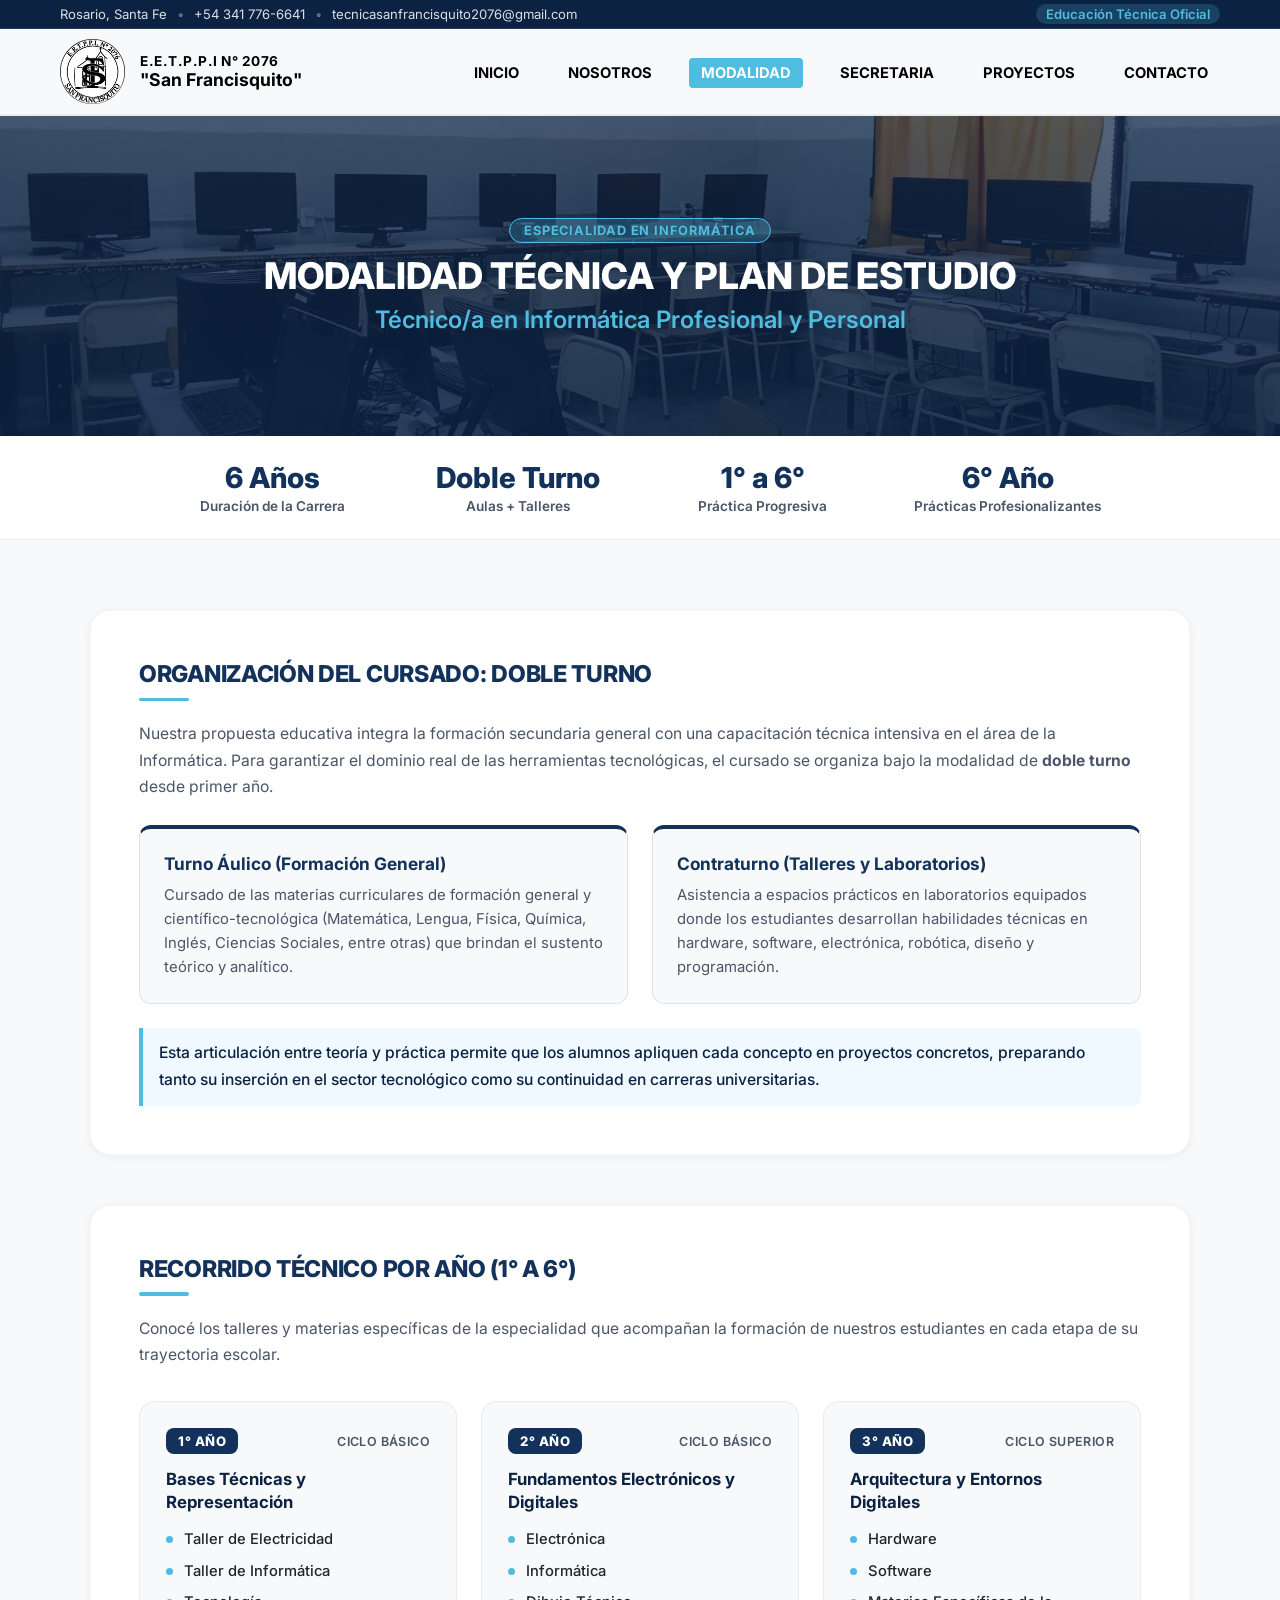
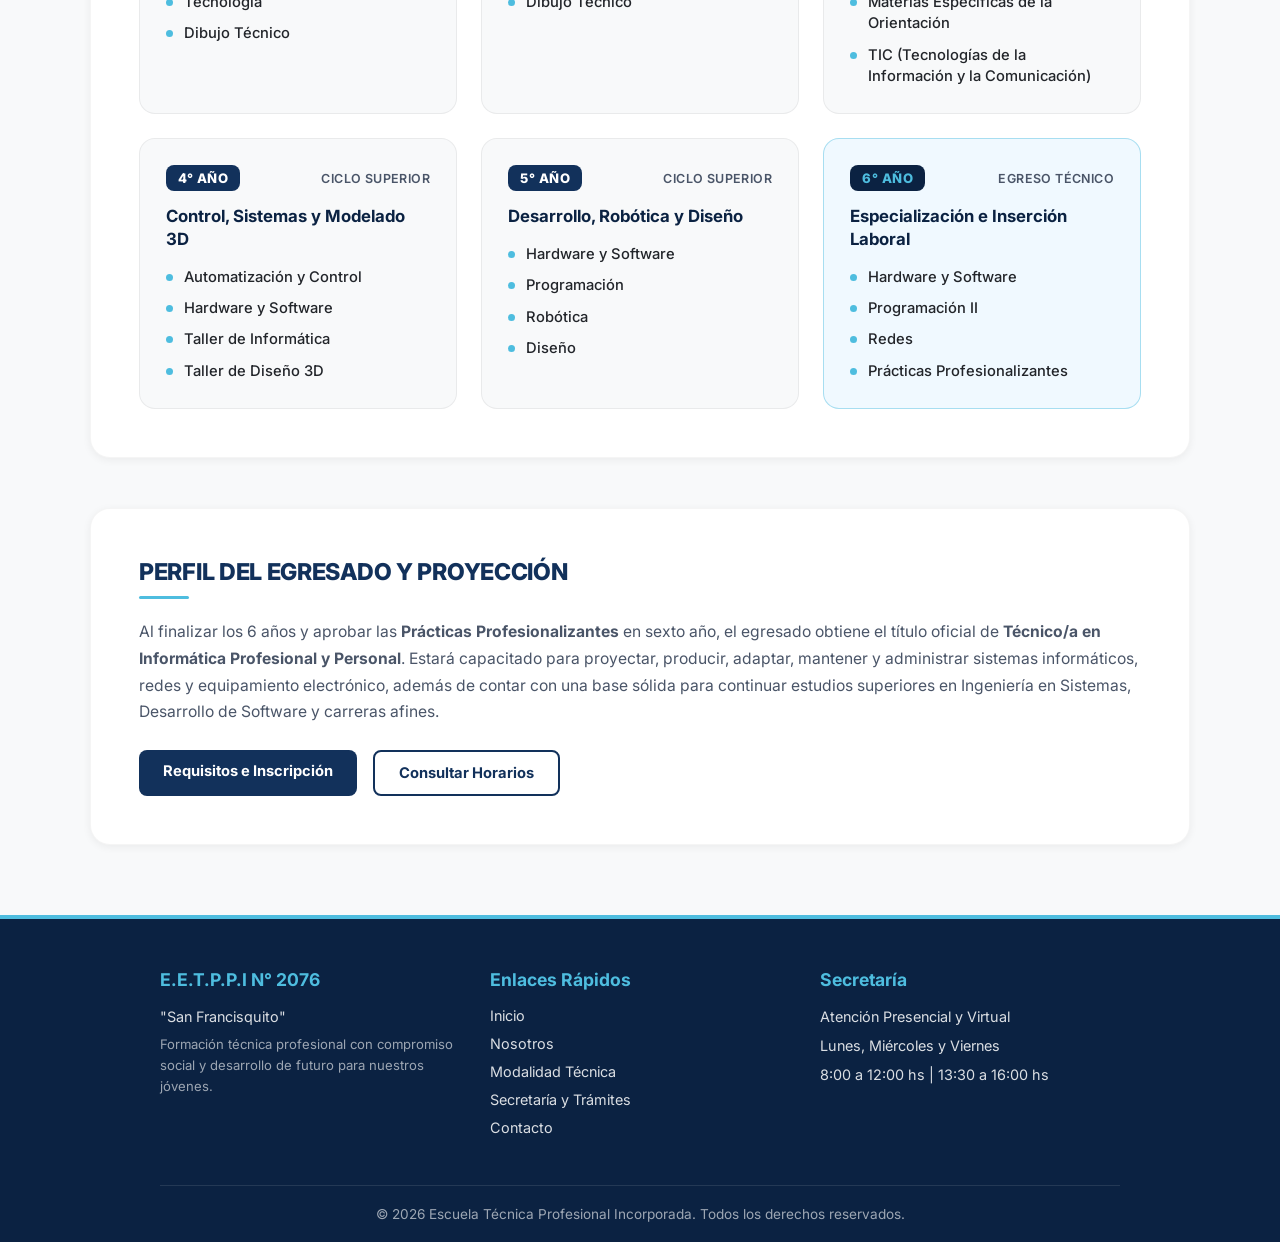
<file: modalidad.html>
<!doctype html>
<html lang="es">

<head>
    <meta charset="UTF-8" />
    <meta name="viewport" content="width=device-width, initial-scale=1.0" />
    <title>Modalidad Técnica - E.E.T.P.P.I N° 2076 "San Francisquito"</title>

    <!-- Google Fonts Inter -->
    <link rel="preconnect" href="https://fonts.googleapis.com">
    <link rel="preconnect" href="https://fonts.gstatic.com" crossorigin>
    <link href="https://fonts.googleapis.com/css2?family=Inter:wght@300;400;500;600;700;800&display=swap"
        rel="stylesheet">

    <link rel="stylesheet" href="modalidad.css" />
    <link rel="icon" type="image/x-icon" href="Imagenes/logo/logonegro2circulo.png" />
</head>

<body>

    <!-- Top Bar Institucional -->
    <div class="top-bar">
        <div class="top-bar-container">
            <div class="top-info">
                <span>Rosario, Santa Fe</span>
                <span class="sep">•</span>
                <span>+54 341 776-6641</span>
                <span class="sep">•</span>
                <span>tecnicasanfrancisquito2076@gmail.com</span>
            </div>
            <div class="top-badge">
                <span>Educación Técnica Oficial</span>
            </div>
        </div>
    </div>

    <!-- Navegación Principal -->
    <header class="navbar">
        <div class="header-container">
            <a href="index.html" class="brand-link" aria-label="Ir al inicio">
                <div class="icono">
                    <img src="Imagenes/logo/logonegro2circulo.png" id="logo-negro" class="logo" alt="Logo Negro">
                    <img src="Imagenes/logo/Nuevo logo.png" id="logo-blanco" class="logo" alt="Logo Blanco" />
                </div>

                <div class="nav-text">
                    <span class="sub-school">E.E.T.P.P.I N° 2076</span>
                    <span class="main-school">"San Francisquito"</span>
                </div>
            </a>

            <button class="menu-toggle" id="menu-toggle" aria-label="Abrir menú" aria-expanded="false">
                <span></span>
                <span></span>
                <span></span>
            </button>

            <nav class="nav" id="nav-menu">
                <ul class="lista-nav">
                    <li><a href="index.html">INICIO</a></li>
                    <li><a href="nosotros.html">NOSOTROS</a></li>
                    <li><a href="Modalidad.html" class="active">MODALIDAD</a></li>
                    <li><a href="secretaria.html">SECRETARIA</a></li>
                    <li><a href="proyectos.html">PROYECTOS</a></li>
                    <li><a href="contacto.html">CONTACTO</a></li>
                </ul>
            </nav>
        </div>
    </header>

    <!-- Hero / Portada -->
    <section class="contenedor-foto">
        <div class="hero-overlay"></div>
        <img src="Imagenes/portadas/sala-16.jpg" alt="Portada Modalidad Técnica San Francisquito">
        <div class="texto">
            <span class="badge-hero">Especialidad en Informática</span>
            <h2>Modalidad Técnica y Plan de Estudio</h2>
            <h3>Técnico/a en Informática Profesional y Personal</h3>
        </div>
    </section>

    <!-- Métricas de la Modalidad -->
    <section class="stats-bar">
        <div class="stats-container">
            <div class="stat-card">
                <span class="stat-number">6 Años</span>
                <span class="stat-label">Duración de la Carrera</span>
            </div>
            <div class="stat-card">
                <span class="stat-number">Doble Turno</span>
                <span class="stat-label">Aulas + Talleres</span>
            </div>
            <div class="stat-card">
                <span class="stat-number">1° a 6°</span>
                <span class="stat-label">Práctica Progresiva</span>
            </div>
            <div class="stat-card">
                <span class="stat-number">6° Año</span>
                <span class="stat-label">Prácticas Profesionalizantes</span>
            </div>
        </div>
    </section>

    <!-- Contenido Principal -->
    <main class="cards-section">

        <!-- Tarjeta 1: Organización del Cursado (Doble Turno) -->
        <section class="card-container fade-in-card">
            <div class="card-content">
                <h2 class="card-title">ORGANIZACIÓN DEL CURSADO: DOBLE TURNO</h2>

                <p class="card-text">
                    Nuestra propuesta educativa integra la formación secundaria general con una capacitación técnica
                    intensiva en el área de la Informática. Para garantizar el dominio real de las herramientas
                    tecnológicas, el cursado se organiza bajo la modalidad de <strong>doble turno</strong> desde primer
                    año.
                </p>

                <div class="turno-grid">
                    <div class="turno-box">
                        <h4>Turno Áulico (Formación General)</h4>
                        <p>
                            Cursado de las materias curriculares de formación general y científico-tecnológica
                            (Matemática, Lengua, Física, Química, Inglés, Ciencias Sociales, entre otras) que brindan el
                            sustento teórico y analítico.
                        </p>
                    </div>

                    <div class="turno-box">
                        <h4>Contraturno (Talleres y Laboratorios)</h4>
                        <p>
                            Asistencia a espacios prácticos en laboratorios equipados donde los estudiantes desarrollan
                            habilidades técnicas en hardware, software, electrónica, robótica, diseño y programación.
                        </p>
                    </div>
                </div>

                <p class="card-text highlight-text">
                    Esta articulación entre teoría y práctica permite que los alumnos apliquen cada concepto en
                    proyectos concretos, preparando tanto su inserción en el sector tecnológico como su continuidad en
                    carreras universitarias.
                </p>
            </div>
        </section>

        <!-- Sección: Recorrido Curricular de 1° a 6° Año -->
        <section class="curriculum-section fade-in-card">
            <div class="section-header">
                <h2 class="card-title">RECORRIDO TÉCNICO POR AÑO (1° A 6°)</h2>
                <p class="card-text">
                    Conocé los talleres y materias específicas de la especialidad que acompañan la formación de
                    nuestros estudiantes en cada etapa de su trayectoria escolar.
                </p>
            </div>

            <div class="years-grid">
                <!-- 1° Año -->
                <article class="year-card">
                    <div class="year-header">
                        <span class="year-badge">1° AÑO</span>
                        <span class="year-cycle">Ciclo Básico</span>
                    </div>
                    <h3 class="year-subtitle">Bases Técnicas y Representación</h3>
                    <ul class="subjects-list">
                        <li>Taller de Electricidad</li>
                        <li>Taller de Informática</li>
                        <li>Tecnología</li>
                        <li>Dibujo Técnico</li>
                    </ul>
                </article>

                <!-- 2° Año -->
                <article class="year-card">
                    <div class="year-header">
                        <span class="year-badge">2° AÑO</span>
                        <span class="year-cycle">Ciclo Básico</span>
                    </div>
                    <h3 class="year-subtitle">Fundamentos Electrónicos y Digitales</h3>
                    <ul class="subjects-list">
                        <li>Electrónica</li>
                        <li>Informática</li>
                        <li>Dibujo Técnico</li>
                    </ul>
                </article>

                <!-- 3° Año -->
                <article class="year-card">
                    <div class="year-header">
                        <span class="year-badge">3° AÑO</span>
                        <span class="year-cycle">Ciclo Superior</span>
                    </div>
                    <h3 class="year-subtitle">Arquitectura y Entornos Digitales</h3>
                    <ul class="subjects-list">
                        <li>Hardware</li>
                        <li>Software</li>
                        <li>Materias Específicas de la Orientación</li>
                        <li>TIC (Tecnologías de la Información y la Comunicación)</li>
                    </ul>
                </article>

                <!-- 4° Año -->
                <article class="year-card">
                    <div class="year-header">
                        <span class="year-badge">4° AÑO</span>
                        <span class="year-cycle">Ciclo Superior</span>
                    </div>
                    <h3 class="year-subtitle">Control, Sistemas y Modelado 3D</h3>
                    <ul class="subjects-list">
                        <li>Automatización y Control</li>
                        <li>Hardware y Software</li>
                        <li>Taller de Informática</li>
                        <li>Taller de Diseño 3D</li>
                    </ul>
                </article>

                <!-- 5° Año -->
                <article class="year-card">
                    <div class="year-header">
                        <span class="year-badge">5° AÑO</span>
                        <span class="year-cycle">Ciclo Superior</span>
                    </div>
                    <h3 class="year-subtitle">Desarrollo, Robótica y Diseño</h3>
                    <ul class="subjects-list">
                        <li>Hardware y Software</li>
                        <li>Programación</li>
                        <li>Robótica</li>
                        <li>Diseño</li>
                    </ul>
                </article>

                <!-- 6° Año -->
                <article class="year-card year-card-featured">
                    <div class="year-header">
                        <span class="year-badge">6° AÑO</span>
                        <span class="year-cycle">Egreso Técnico</span>
                    </div>
                    <h3 class="year-subtitle">Especialización e Inserción Laboral</h3>
                    <ul class="subjects-list">
                        <li>Hardware y Software</li>
                        <li>Programación II</li>
                        <li>Redes</li>
                        <li>Prácticas Profesionalizantes</li>
                    </ul>
                </article>
            </div>
        </section>

        <!-- Tarjeta 3: Perfil del Egresado y Llamado a la Acción -->
        <section class="card-container cta-card fade-in-card">
            <div class="card-content">
                <h2 class="card-title">PERFIL DEL EGRESADO Y PROYECCIÓN</h2>
                <p class="card-text">
                    Al finalizar los 6 años y aprobar las <strong>Prácticas Profesionalizantes</strong> en sexto año, el
                    egresado obtiene el título oficial de <strong>Técnico/a en Informática Profesional y
                        Personal</strong>. Estará capacitado para proyectar, producir, adaptar, mantener y administrar
                    sistemas informáticos, redes y equipamiento electrónico, además de contar con una base sólida para
                    continuar estudios superiores en Ingeniería en Sistemas, Desarrollo de Software y carreras afines.
                </p>

                <div class="cta-actions">
                    <a href="secretaria.html" class="btn-primary">Requisitos e Inscripción</a>
                    <a href="contacto.html" class="btn-secondary">Consultar Horarios</a>
                </div>
            </div>
        </section>

    </main>

    <!-- Footer Institucional -->
    <footer class="footer">
        <div class="footer-container">
            <div class="footer-grid">
                <div class="footer-col">
                    <h4>E.E.T.P.P.I N° 2076</h4>
                    <p>"San Francisquito"</p>
                    <p class="footer-subtext">Formación técnica profesional con compromiso social y desarrollo de futuro
                        para nuestros jóvenes.</p>
                </div>
                <div class="footer-col">
                    <h4>Enlaces Rápidos</h4>
                    <ul>
                        <li><a href="index.html">Inicio</a></li>
                        <li><a href="nosotros.html">Nosotros</a></li>
                        <li><a href="Modalidad.html">Modalidad Técnica</a></li>
                        <li><a href="secretaria.html">Secretaría y Trámites</a></li>
                        <li><a href="contacto.html">Contacto</a></li>
                    </ul>
                </div>
                <div class="footer-col">
                    <h4>Secretaría</h4>
                    <p>Atención Presencial y Virtual</p>
                    <p>Lunes, Miércoles y Viernes</p>
                    <p>8:00 a 12:00 hs | 13:30 a 16:00 hs</p>
                </div>
            </div>
            <div class="footer-bottom">
                <p>&copy; 2026 Escuela Técnica Profesional Incorporada. Todos los derechos reservados.</p>
            </div>
        </div>
    </footer>

    <script src="index.js"></script>
</body>

</html>
</file>
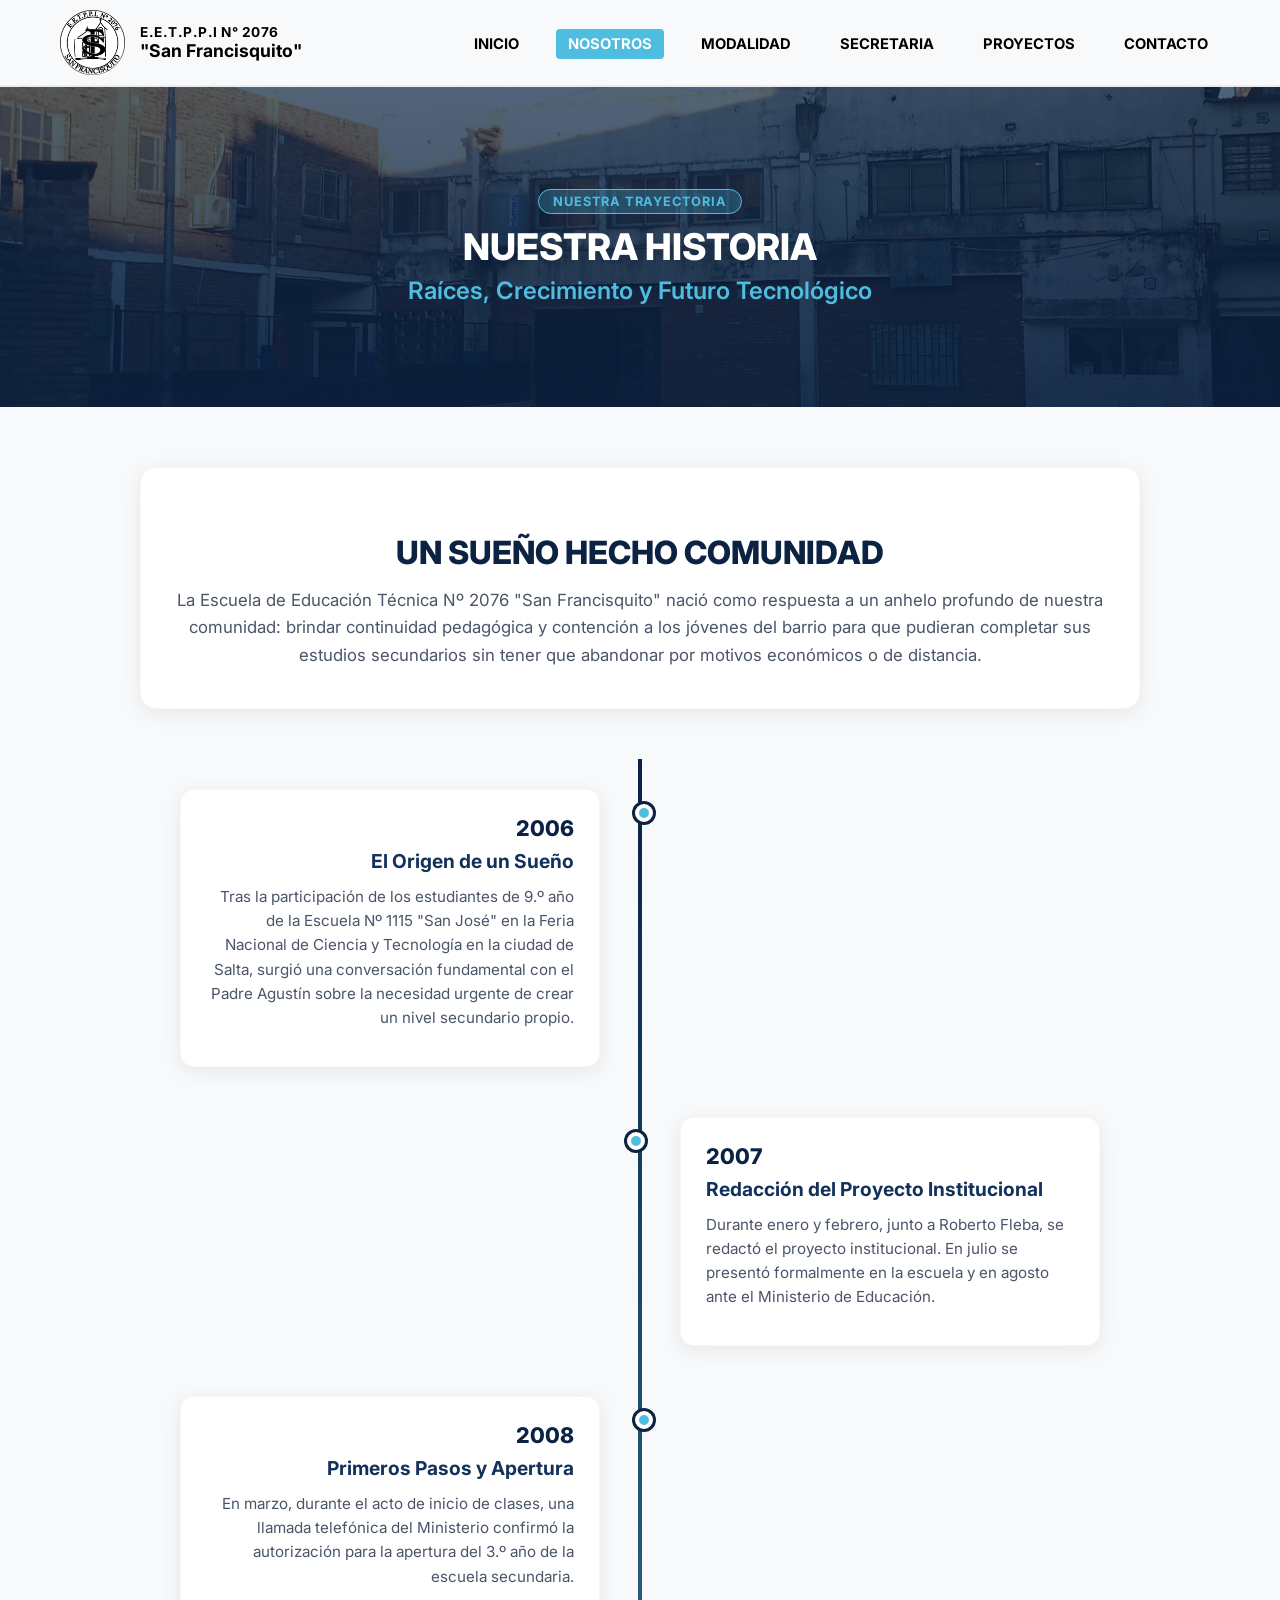
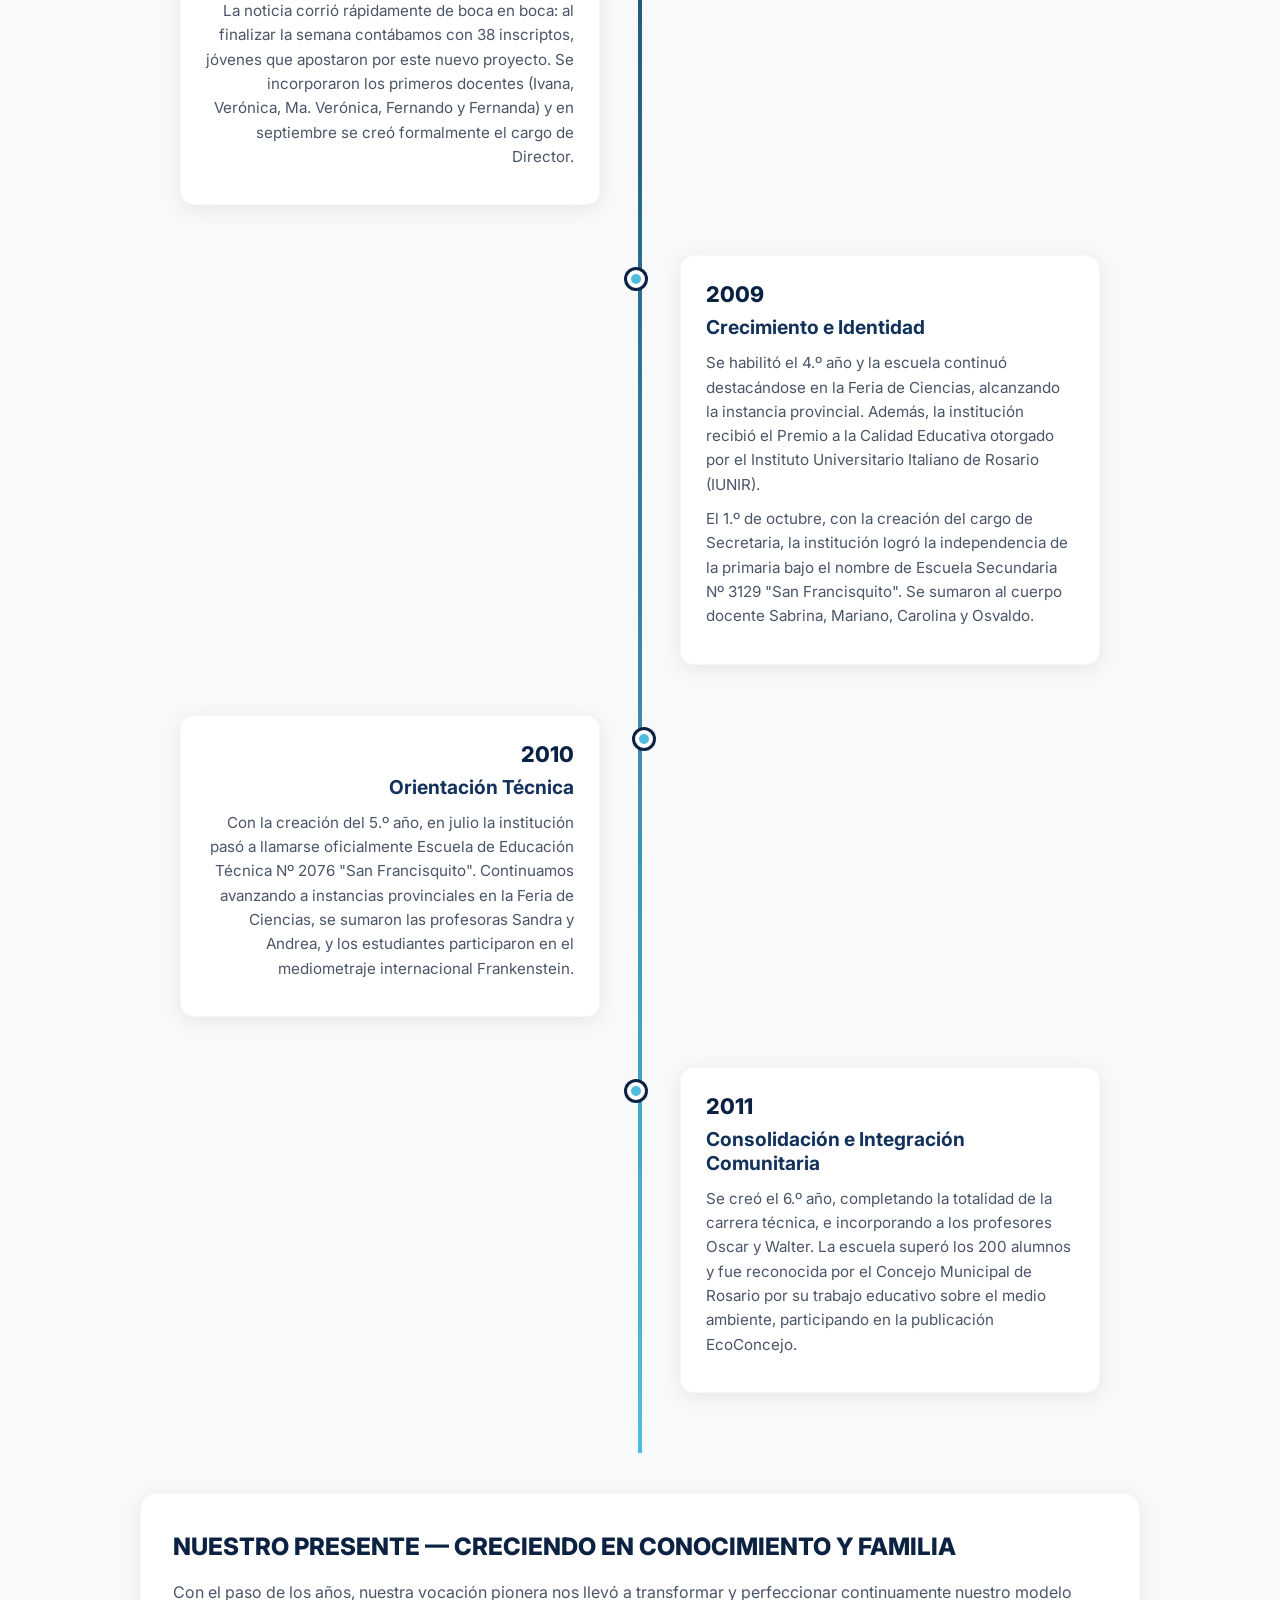
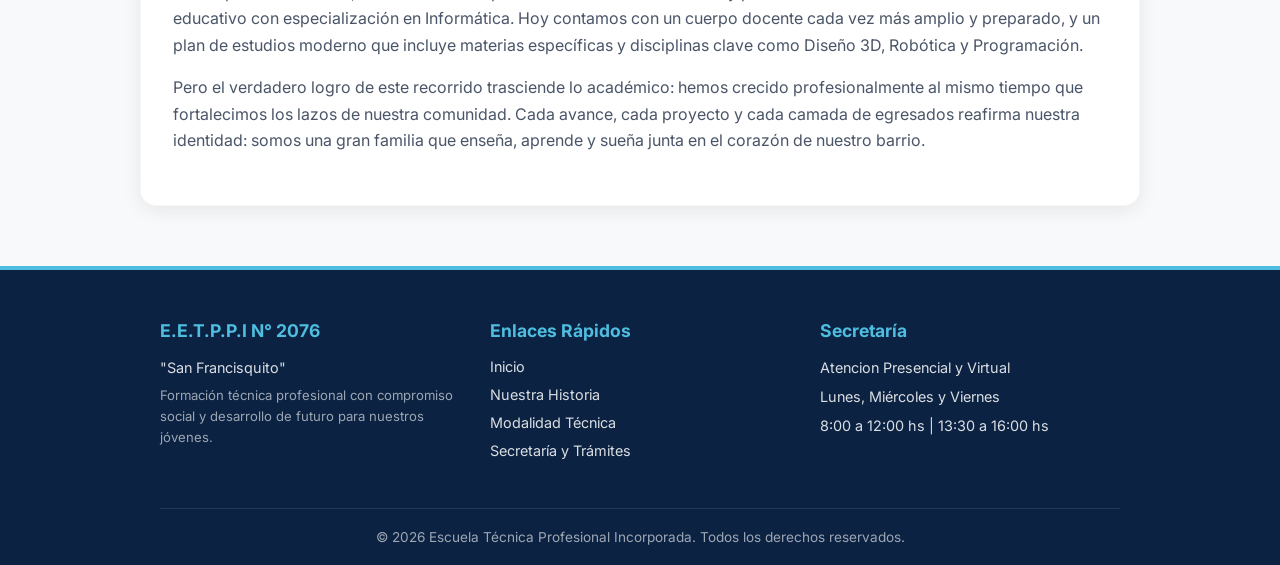
<file: nosotros.html>
<!doctype html>
<html lang="es">

<head>
    <meta charset="UTF-8" />
    <meta name="viewport" content="width=device-width, initial-scale=1.0" />
    <title>Nuestra Historia - San Francisquito</title>

    <link rel="preconnect" href="https://fonts.googleapis.com">
    <link rel="preconnect" href="https://fonts.gstatic.com" crossorigin>
    <link href="https://fonts.googleapis.com/css2?family=Inter:wght@300;400;500;600;700;800&display=swap"
        rel="stylesheet">

    <link rel="stylesheet" href="index.css" />
    <link rel="stylesheet" href="nosotros.css" />
    <link rel="icon" type="image/x-icon" href="Imagenes/logo/logonegro2circulo.png" />
</head>

<body>

    <header class="navbar">
        <div class="header-container">
            <a href="index.html" class="brand-link">
                <div class="icono">
                    <img src="Imagenes/logo/logonegro2circulo.png" id="logo-negro" class="logo" alt="Logo Negro">
                    <img src="Imagenes/logo/Nuevo logo.png" id="logo-blanco" class="logo" alt="Logo Blanco" />
                </div>

                <div class="nav-text">
                    <span class="sub-school">E.E.T.P.P.I N° 2076</span>
                    <span class="main-school">"San Francisquito"</span>
                </div>
            </a>

            <button class="menu-toggle" id="menu-toggle" aria-label="Abrir menú">
                <span></span>
                <span></span>
                <span></span>
            </button>

            <nav class="nav" id="nav-menu">
                <ul class="lista-nav">
                    <li><a href="index.html">INICIO</a></li>
                    <li><a href="nosotros.html" class="active">NOSOTROS</a></li>
                    <li><a href="Modalidad.html">MODALIDAD</a></li>
                    <li><a href="secretaria.html">SECRETARIA</a></li>
                    <li><a href="proyectos.html">PROYECTOS</a></li>
                    <li><a href="contacto.html">CONTACTO</a></li>
                </ul>
            </nav>
        </div>
    </header>

    <section class="contenedor-foto">
        <div class="hero-overlay"></div>
        <img src="Imagenes/portadas/patio-principal.jpg" alt="Portada San Francisquito">
        <div class="texto">
            <span class="badge-hero">Nuestra Trayectoria</span>
            <h2>NUESTRA HISTORIA</h2>
            <h3>Raíces, Crecimiento y Futuro Tecnológico</h3>
        </div>
    </section>

    <main class="timeline-container-main">
        <!-- Encabezado de la Historia -->
        <section class="timeline-intro fade-in-card">
            <h1 class="timeline-main-title">Un Sueño Hecho Comunidad</h1>
            <p class="intro-p">
                La Escuela de Educación Técnica Nº 2076 "San Francisquito" nació como respuesta a un anhelo profundo de
                nuestra comunidad: brindar continuidad pedagógica y contención a los jóvenes del barrio para que
                pudieran completar sus estudios secundarios sin tener que abandonar por motivos económicos o de
                distancia.
            </p>
        </section>

        <!-- Línea del Tiempo -->
        <section class="timeline">
            <!-- 2006 -->
            <div class="timeline-item left">
                <div class="timeline-dot"></div>
                <div class="timeline-content">
                    <span class="timeline-date">2006</span>
                    <h3>El Origen de un Sueño</h3>
                    <p>Tras la participación de los estudiantes de 9.º año de la Escuela Nº 1115 "San José" en la Feria
                        Nacional de Ciencia y Tecnología en la ciudad de Salta, surgió una conversación fundamental con
                        el Padre Agustín sobre la necesidad urgente de crear un nivel secundario propio.</p>
                </div>
            </div>

            <!-- 2007 -->
            <div class="timeline-item right">
                <div class="timeline-dot"></div>
                <div class="timeline-content">
                    <span class="timeline-date">2007</span>
                    <h3>Redacción del Proyecto Institucional</h3>
                    <p>Durante enero y febrero, junto a Roberto Fleba, se redactó el proyecto institucional. En julio se
                        presentó formalmente en la escuela y en agosto ante el Ministerio de Educación.</p>
                </div>
            </div>

            <!-- 2008 -->
            <div class="timeline-item left">
                <div class="timeline-dot"></div>
                <div class="timeline-content">
                    <span class="timeline-date">2008</span>
                    <h3>Primeros Pasos y Apertura</h3>
                    <p>En marzo, durante el acto de inicio de clases, una llamada telefónica del Ministerio confirmó la
                        autorización para la apertura del 3.º año de la escuela secundaria.</p>
                    <p>La noticia corrió rápidamente de boca en boca: al finalizar la semana contábamos con 38
                        inscriptos, jóvenes que apostaron por este nuevo proyecto. Se incorporaron los primeros docentes
                        (Ivana, Verónica, Ma. Verónica, Fernando y Fernanda) y en septiembre se creó formalmente el
                        cargo de Director.</p>
                </div>
            </div>

            <!-- 2009 -->
            <div class="timeline-item right">
                <div class="timeline-dot"></div>
                <div class="timeline-content">
                    <span class="timeline-date">2009</span>
                    <h3>Crecimiento e Identidad</h3>
                    <p>Se habilitó el 4.º año y la escuela continuó destacándose en la Feria de Ciencias, alcanzando la
                        instancia provincial. Además, la institución recibió el Premio a la Calidad Educativa otorgado
                        por el Instituto Universitario Italiano de Rosario (IUNIR).</p>
                    <p>El 1.º de octubre, con la creación del cargo de Secretaria, la institución logró la independencia
                        de la primaria bajo el nombre de Escuela Secundaria Nº 3129 "San Francisquito". Se sumaron al
                        cuerpo docente Sabrina, Mariano, Carolina y Osvaldo.</p>
                </div>
            </div>

            <!-- 2010 -->
            <div class="timeline-item left">
                <div class="timeline-dot"></div>
                <div class="timeline-content">
                    <span class="timeline-date">2010</span>
                    <h3>Orientación Técnica</h3>
                    <p>Con la creación del 5.º año, en julio la institución pasó a llamarse oficialmente Escuela de
                        Educación Técnica Nº 2076 "San Francisquito". Continuamos avanzando a instancias provinciales en
                        la Feria de Ciencias, se sumaron las profesoras Sandra y Andrea, y los estudiantes participaron
                        en el mediometraje internacional Frankenstein.</p>
                </div>
            </div>

            <!-- 2011 -->
            <div class="timeline-item right">
                <div class="timeline-dot"></div>
                <div class="timeline-content">
                    <span class="timeline-date">2011</span>
                    <h3>Consolidación e Integración Comunitaria</h3>
                    <p>Se creó el 6.º año, completando la totalidad de la carrera técnica, e incorporando a los
                        profesores Oscar y Walter. La escuela superó los 200 alumnos y fue reconocida por el Concejo
                        Municipal de Rosario por su trabajo educativo sobre el medio ambiente, participando en la
                        publicación EcoConcejo.</p>
                </div>
            </div>
        </section>

        <!-- Presente -->
        <section class="timeline-present fade-in-card">
            <h2>Nuestro Presente — Creciendo en Conocimiento y Familia</h2>
            <p>
                Con el paso de los años, nuestra vocación pionera nos llevó a transformar y perfeccionar continuamente
                nuestro modelo educativo con especialización en Informática. Hoy contamos con un cuerpo docente cada vez
                más amplio y preparado, y un plan de estudios moderno que incluye materias específicas y disciplinas
                clave como Diseño 3D, Robótica y Programación.
            </p>
            <p>
                Pero el verdadero logro de este recorrido trasciende lo académico: hemos crecido profesionalmente al
                mismo tiempo que fortalecimos los lazos de nuestra comunidad. Cada avance, cada proyecto y cada camada
                de egresados reafirma nuestra identidad: somos una gran familia que enseña, aprende y sueña junta en el
                corazón de nuestro barrio.
            </p>
        </section>
    </main>

    <footer class="footer">
        <div class="footer-container">
            <div class="footer-grid">
                <div class="footer-col">
                    <h4>E.E.T.P.P.I N° 2076</h4>
                    <p>"San Francisquito"</p>
                    <p class="footer-subtext">Formación técnica profesional con compromiso social y desarrollo de futuro
                        para nuestros jóvenes.</p>
                </div>
                <div class="footer-col">
                    <h4>Enlaces Rápidos</h4>
                    <ul>
                        <li><a href="index.html">Inicio</a></li>
                        <li><a href="nosotros.html">Nuestra Historia</a></li>
                        <li><a href="Modalidad.html">Modalidad Técnica</a></li>
                        <li><a href="secretaria.html">Secretaría y Trámites</a></li>
                    </ul>
                </div>
                <div class="footer-col">
                    <h4>Secretaría</h4>
                    <p> Atencion Presencial y Virtual</p>
                    <p>Lunes, Miércoles y Viernes</p>
                    <p>8:00 a 12:00 hs | 13:30 a 16:00 hs</p>
                </div>
            </div>
            <div class="footer-bottom">
                <p>&copy; 2026 Escuela Técnica Profesional Incorporada. Todos los derechos reservados.</p>
            </div>
        </div>
    </footer>

    <script src="nosotros.js"></script>
</body>

</html>
</file>
<file: modalidad.css>
/* --- VARIABLES DE COLOR E IDENTIDAD --- */
:root {
    --bg-main: #f8f9fa;
    --primary-blue: #12315b;
    --dark-blue: #0b2242;
    --accent-blue: #4ebddf;
    --text-dark: #22252a;
    --text-muted: #4a5568;
    --white: #ffffff;
    --shadow-sm: 0 2px 8px rgba(0, 0, 0, 0.06);
    --shadow-md: 0 4px 20px rgba(0, 0, 0, 0.1);
    --shadow-lg: 0 12px 28px rgba(0, 0, 0, 0.15);
    --transition: all 0.3s cubic-bezier(0.25, 0.8, 0.25, 1);
}

* {
    box-sizing: border-box;
}

body {
    margin: 0;
    padding: 0;
    background-color: var(--bg-main);
    color: var(--text-dark);
    font-family: 'Inter', -apple-system, BlinkMacSystemFont, "Segoe UI", Roboto, sans-serif;
    width: 100%;
    overflow-x: hidden;
    -webkit-font-smoothing: antialiased;
}

/* --- TOP BAR --- */
.top-bar {
    background-color: var(--dark-blue);
    color: rgba(255, 255, 255, 0.85);
    font-size: 0.82rem;
    padding: 6px 0;
    border-bottom: 1px solid rgba(255, 255, 255, 0.1);
}

.top-bar-container {
    max-width: 1200px;
    margin: 0 auto;
    padding: 0 20px;
    display: flex;
    justify-content: space-between;
    align-items: center;
}

.top-info {
    display: flex;
    gap: 10px;
    align-items: center;
}

.top-info .sep {
    opacity: 0.4;
}

.top-badge span {
    background-color: rgba(78, 189, 223, 0.2);
    color: var(--accent-blue);
    padding: 2px 10px;
    border-radius: 12px;
    font-weight: 600;
}

/* --- HEADER Y NAV --- */
header.navbar {
    position: sticky;
    top: 0;
    width: 100%;
    background-color: var(--bg-main);
    z-index: 1000;
    min-height: 80px;
    transition: var(--transition);
    border-bottom: 2px solid rgba(0, 0, 0, 0.05);
}

.header-container {
    display: flex;
    align-items: center;
    justify-content: space-between;
    padding: 10px 40px;
    max-width: 1240px;
    margin: 0 auto;
    width: 100%;
}

.brand-link {
    display: flex;
    align-items: center;
    gap: 15px;
    text-decoration: none;
    color: inherit;
}

header.navbar.scrolled {
    background-color: var(--primary-blue);
    box-shadow: var(--shadow-md);
}

header.navbar li,
header.navbar a,
header.navbar p,
.nav-text {
    color: #000000;
    transition: color 0.4s ease;
}

header.navbar.scrolled li,
header.navbar.scrolled a,
header.navbar.scrolled p,
header.navbar.scrolled .nav-text {
    color: #ffffff;
}

/* --- LOGOS --- */
.icono {
    position: relative;
    width: 65px;
    height: 65px;
    flex-shrink: 0;
}

.logo {
    width: 100%;
    height: 100%;
    position: absolute;
    top: 0;
    left: 0;
    object-fit: contain;
    transition: opacity 0.4s ease, visibility 0.4s ease;
}

#logo-negro {
    opacity: 1;
    visibility: visible;
}

#logo-blanco {
    opacity: 0;
    visibility: hidden;
}

header.navbar.scrolled #logo-negro {
    opacity: 0;
    visibility: hidden;
}

header.navbar.scrolled #logo-blanco {
    opacity: 1;
    visibility: visible;
}

.nav-text {
    display: flex;
    flex-direction: column;
    font-weight: 700;
    line-height: 1.2;
}

.sub-school {
    font-size: 0.85rem;
    letter-spacing: 0.5px;
}

.main-school {
    font-size: 1.1rem;
}

/* --- NAVEGACIÓN --- */
.nav {
    display: flex;
    align-items: center;
}

.lista-nav {
    list-style: none;
    display: flex;
    align-items: center;
    margin: 0;
    padding: 0;
    gap: 25px;
}

.lista-nav a {
    text-decoration: none;
    font-size: 0.92rem;
    font-weight: 700;
    padding: 6px 12px;
    border-radius: 4px;
    transition: var(--transition);
}

.lista-nav a:hover,
.lista-nav a.active {
    background-color: var(--accent-blue);
    color: #ffffff !important;
}

/* --- BOTÓN HAMBURGUESA --- */
.menu-toggle {
    display: none;
    flex-direction: column;
    justify-content: space-between;
    width: 30px;
    height: 22px;
    background: transparent;
    border: none;
    cursor: pointer;
    padding: 0;
    z-index: 1001;
}

.menu-toggle span {
    width: 100%;
    height: 3px;
    background-color: #000;
    border-radius: 2px;
    transition: var(--transition);
}

header.navbar.scrolled .menu-toggle span {
    background-color: #fff;
}

.menu-toggle.open span:nth-child(1) {
    transform: translateY(9.5px) rotate(45deg);
}

.menu-toggle.open span:nth-child(2) {
    opacity: 0;
}

.menu-toggle.open span:nth-child(3) {
    transform: translateY(-9.5px) rotate(-45deg);
}

/* --- PORTADA / HERO --- */
.contenedor-foto {
    width: 100%;
    height: 320px;
    overflow: hidden;
    position: relative;
    display: flex;
    align-items: center;
    justify-content: center;
}

.contenedor-foto img {
    display: block;
    width: 100%;
    height: 100%;
    object-fit: cover;
}

.hero-overlay {
    position: absolute;
    top: 0;
    left: 0;
    right: 0;
    bottom: 0;
    background: linear-gradient(180deg, rgba(11, 34, 66, 0.7) 0%, rgba(11, 34, 66, 0.85) 100%);
    z-index: 1;
}

.texto {
    position: absolute;
    top: 50%;
    left: 50%;
    transform: translate(-50%, -50%);
    z-index: 2;
    text-align: center;
    width: 90%;
    max-width: 900px;
    color: var(--white);
}

.badge-hero {
    display: inline-block;
    background-color: rgba(78, 189, 223, 0.25);
    color: var(--accent-blue);
    border: 1px solid var(--accent-blue);
    padding: 4px 14px;
    border-radius: 16px;
    font-size: 0.8rem;
    font-weight: 700;
    letter-spacing: 0.8px;
    text-transform: uppercase;
    margin-bottom: 10px;
}

.texto h2 {
    color: white;
    font-size: clamp(1.4rem, 3.8vw, 2.3rem);
    margin: 0;
    font-weight: 800;
    text-transform: uppercase;
    line-height: 1.25;
}

.texto h3 {
    color: var(--accent-blue);
    font-size: clamp(1.1rem, 2.5vw, 1.5rem);
    margin: 6px 0 0 0;
    font-weight: 600;
}

/* --- MÉTRICAS --- */
.stats-bar {
    background-color: var(--white);
    border-bottom: 1px solid rgba(0, 0, 0, 0.06);
    padding: 24px 0;
}

.stats-container {
    max-width: 1000px;
    margin: 0 auto;
    display: grid;
    grid-template-columns: repeat(auto-fit, minmax(180px, 1fr));
    gap: 20px;
    text-align: center;
    padding: 0 20px;
}

.stat-number {
    display: block;
    font-size: 1.8rem;
    font-weight: 800;
    color: var(--primary-blue);
}

.stat-label {
    font-size: 0.85rem;
    color: var(--text-muted);
    font-weight: 600;
}

/* --- SECCIÓN PRINCIPAL --- */
.cards-section {
    display: flex;
    flex-direction: column;
    gap: 50px;
    margin: 70px auto;
    max-width: 1140px;
    padding: 0 20px;
}

.card-container {
    display: flex;
    align-items: center;
    justify-content: space-between;
    gap: 50px;
    background-color: var(--white);
    padding: 48px;
    border-radius: 20px;
    box-shadow: var(--shadow-sm);
    border: 1px solid rgba(0, 0, 0, 0.04);
    transition: var(--transition);
}

.card-container:hover {
    box-shadow: var(--shadow-lg);
    transform: translateY(-4px);
}

.card-content {
    flex: 1;
    width: 100%;
}

.card-title {
    font-size: 1.45rem;
    font-weight: 800;
    color: var(--primary-blue);
    line-height: 1.3;
    margin-top: 0;
    margin-bottom: 20px;
    text-transform: uppercase;
    letter-spacing: -0.3px;
    position: relative;
    padding-bottom: 12px;
}

.card-title::after {
    content: '';
    position: absolute;
    bottom: 0;
    left: 0;
    width: 50px;
    height: 3.5px;
    background-color: var(--accent-blue);
    border-radius: 2px;
}

.card-text {
    font-size: 0.98rem;
    line-height: 1.7;
    color: var(--text-muted);
    margin-bottom: 16px;
    font-weight: 400;
}

.card-text:last-child {
    margin-bottom: 0;
}

.highlight-text {
    background-color: #f0f9ff;
    border-left: 4px solid var(--accent-blue);
    padding: 12px 16px;
    border-radius: 0 8px 8px 0;
    color: var(--dark-blue);
    font-weight: 500;
}

/* --- BLOQUES DE DOBLE TURNO --- */
.turno-grid {
    display: grid;
    grid-template-columns: repeat(2, 1fr);
    gap: 24px;
    margin: 24px 0;
}

.turno-box {
    background-color: var(--bg-main);
    border: 1px solid rgba(18, 49, 91, 0.1);
    border-top: 4px solid var(--primary-blue);
    border-radius: 12px;
    padding: 24px;
    transition: var(--transition);
}

.turno-box:hover {
    border-top-color: var(--accent-blue);
    background-color: var(--white);
    box-shadow: var(--shadow-sm);
}

.turno-box h4 {
    margin: 0 0 10px 0;
    font-size: 1.08rem;
    font-weight: 700;
    color: var(--primary-blue);
}

.turno-box p {
    margin: 0;
    font-size: 0.93rem;
    line-height: 1.6;
    color: var(--text-muted);
}

/* --- GRILLA DE AÑOS (1° A 6°) --- */
.curriculum-section {
    background-color: var(--white);
    padding: 48px;
    border-radius: 20px;
    box-shadow: var(--shadow-sm);
    border: 1px solid rgba(0, 0, 0, 0.04);
}

.section-header {
    margin-bottom: 32px;
}

.years-grid {
    display: grid;
    grid-template-columns: repeat(3, 1fr);
    gap: 24px;
}

.year-card {
    background-color: var(--bg-main);
    border: 1px solid rgba(0, 0, 0, 0.06);
    border-radius: 16px;
    padding: 26px;
    display: flex;
    flex-direction: column;
    transition: var(--transition);
}

.year-card:hover {
    background-color: var(--white);
    transform: translateY(-4px);
    box-shadow: var(--shadow-md);
    border-color: rgba(78, 189, 223, 0.5);
}

.year-card-featured {
    background-color: #f0f9ff;
    border: 1px solid rgba(78, 189, 223, 0.45);
}

.year-header {
    display: flex;
    justify-content: space-between;
    align-items: center;
    margin-bottom: 14px;
}

.year-badge {
    background-color: var(--primary-blue);
    color: var(--white);
    font-size: 0.82rem;
    font-weight: 800;
    padding: 5px 12px;
    border-radius: 8px;
    letter-spacing: 0.5px;
}

.year-card-featured .year-badge {
    background-color: var(--dark-blue);
    color: var(--accent-blue);
}

.year-cycle {
    font-size: 0.78rem;
    font-weight: 600;
    color: var(--text-muted);
    text-transform: uppercase;
    letter-spacing: 0.4px;
}

.year-subtitle {
    margin: 0 0 16px 0;
    font-size: 1.05rem;
    font-weight: 700;
    color: var(--dark-blue);
    line-height: 1.35;
}

.subjects-list {
    list-style: none;
    padding: 0;
    margin: 0;
    display: flex;
    flex-direction: column;
    gap: 10px;
}

.subjects-list li {
    position: relative;
    padding-left: 18px;
    font-size: 0.92rem;
    line-height: 1.45;
    color: var(--text-dark);
    font-weight: 500;
}

.subjects-list li::before {
    content: '';
    position: absolute;
    left: 0;
    top: 7px;
    width: 7px;
    height: 7px;
    border-radius: 50%;
    background-color: var(--accent-blue);
}

/* --- BOTONES DE ACCIÓN (CTA) --- */
.cta-actions {
    display: flex;
    flex-wrap: wrap;
    gap: 16px;
    margin-top: 24px;
}

.btn-primary,
.btn-secondary {
    display: inline-block;
    padding: 12px 24px;
    border-radius: 8px;
    font-size: 0.92rem;
    font-weight: 700;
    text-decoration: none;
    transition: var(--transition);
}

.btn-primary {
    background-color: var(--primary-blue);
    color: var(--white);
}

.btn-primary:hover {
    background-color: var(--dark-blue);
    transform: translateY(-2px);
    box-shadow: var(--shadow-sm);
}

.btn-secondary {
    background-color: transparent;
    color: var(--primary-blue);
    border: 2px solid var(--primary-blue);
}

.btn-secondary:hover {
    background-color: var(--accent-blue);
    border-color: var(--accent-blue);
    color: var(--white);
    transform: translateY(-2px);
}

/* Animaciones con Scroll */
.fade-in-card {
    opacity: 0;
    transform: translateY(35px);
    transition: opacity 0.8s ease-out, transform 0.8s ease-out;
}

.fade-in-card.visible {
    opacity: 1;
    transform: translateY(0);
}

/* --- FOOTER --- */
.footer {
    background-color: var(--dark-blue);
    color: var(--white);
    padding: 50px 0 20px 0;
    margin-top: 60px;
    border-top: 4px solid var(--accent-blue);
}

.footer-container {
    max-width: 1000px;
    margin: 0 auto;
    padding: 0 20px;
}

.footer-grid {
    display: grid;
    grid-template-columns: repeat(auto-fit, minmax(220px, 1fr));
    gap: 30px;
    margin-bottom: 40px;
}

.footer-col h4 {
    color: var(--accent-blue);
    font-size: 1.1rem;
    margin-top: 0;
    margin-bottom: 15px;
}

.footer-col p {
    font-size: 0.9rem;
    line-height: 1.6;
    margin: 6px 0;
    color: rgba(255, 255, 255, 0.85);
}

.footer-subtext {
    font-size: 0.82rem !important;
    opacity: 0.7;
}

.footer-col ul {
    list-style: none;
    padding: 0;
    margin: 0;
}

.footer-col ul li {
    margin-bottom: 8px;
}

.footer-col ul a {
    color: rgba(255, 255, 255, 0.85);
    text-decoration: none;
    font-size: 0.9rem;
    transition: var(--transition);
}

.footer-col ul a:hover {
    color: var(--accent-blue);
    padding-left: 4px;
}

.footer-bottom {
    border-top: 1px solid rgba(255, 255, 255, 0.1);
    padding-top: 20px;
    text-align: center;
}

.footer-bottom p {
    font-size: 0.85rem;
    color: rgba(255, 255, 255, 0.6);
    margin: 0;
}

/* --- MEDIA QUERIES --- */
@media (max-width: 980px) {
    .header-container {
        padding: 10px 20px;
    }

    .top-bar {
        display: none;
    }

    .menu-toggle {
        display: flex;
    }

    .nav {
        position: absolute;
        top: 100%;
        left: 0;
        width: 100%;
        background-color: var(--bg-main);
        flex-direction: column;
        display: none;
        box-shadow: 0 8px 16px rgba(0, 0, 0, 0.15);
        padding: 20px 0;
    }

    header.navbar.scrolled .nav {
        background-color: var(--dark-blue);
    }

    .nav.nav-active {
        display: flex;
    }

    .lista-nav {
        flex-direction: column;
        gap: 12px;
        width: 100%;
        text-align: center;
    }

    .lista-nav a {
        display: inline-block;
        width: 80%;
    }

    .years-grid {
        grid-template-columns: repeat(2, 1fr);
    }
}

@media (max-width: 768px) {
    .cards-section {
        margin-top: 40px;
        gap: 35px;
    }

    .card-container,
    .curriculum-section {
        padding: 30px 22px;
    }

    .turno-grid,
    .years-grid {
        grid-template-columns: 1fr;
    }

    .cta-actions {
        flex-direction: column;
    }

    .btn-primary,
    .btn-secondary {
        text-align: center;
        width: 100%;
    }
}

@media (max-width: 480px) {
    .contenedor-foto {
        height: 230px;
    }

    .nav-text {
        font-size: 0.95rem;
    }
}
</file>
<file: index.css>
/* --- VARIABLES DE COLOR E IDENTIDAD --- */
:root {
    --bg-main: #f8f9fa;
    --primary-blue: #12315b;
    --dark-blue: #0b2242;
    --accent-blue: #4ebddf;
    --text-dark: #22252a;
    --text-muted: #4a5568;
    --white: #ffffff;
    --shadow-sm: 0 2px 8px rgba(0, 0, 0, 0.06);
    --shadow-md: 0 4px 20px rgba(0, 0, 0, 0.1);
    --shadow-lg: 0 12px 28px rgba(0, 0, 0, 0.15);
    --transition: all 0.3s cubic-bezier(0.25, 0.8, 0.25, 1);
}

* {
    box-sizing: border-box;
}

body {
    margin: 0;
    padding: 0;
    background-color: var(--bg-main);
    color: var(--text-dark);
    font-family: 'Inter', -apple-system, BlinkMacSystemFont, "Segoe UI", Roboto, sans-serif;
    width: 100%;
    overflow-x: hidden;
    -webkit-font-smoothing: antialiased;
}

/* --- TOP BAR --- */
.top-bar {
    background-color: var(--dark-blue);
    color: rgba(255, 255, 255, 0.85);
    font-size: 0.82rem;
    padding: 6px 0;
    border-bottom: 1px solid rgba(255, 255, 255, 0.1);
}

.top-bar-container {
    max-width: 1200px;
    margin: 0 auto;
    padding: 0 20px;
    display: flex;
    justify-content: space-between;
    align-items: center;
}

.top-info {
    display: flex;
    gap: 10px;
    align-items: center;
}

.top-info .sep {
    opacity: 0.4;
}

.top-badge span {
    background-color: rgba(78, 189, 223, 0.2);
    color: var(--accent-blue);
    padding: 2px 10px;
    border-radius: 12px;
    font-weight: 600;
}

/* --- HEADER Y NAV --- */
header.navbar {
    position: sticky;
    top: 0;
    width: 100%;
    background-color: var(--bg-main);
    z-index: 1000;
    min-height: 80px;
    transition: var(--transition);
    border-bottom: 2px solid rgba(0, 0, 0, 0.05);
}

.header-container {
    display: flex;
    align-items: center;
    justify-content: space-between;
    padding: 10px 40px;
    max-width: 1240px;
    margin: 0 auto;
    width: 100%;
}

.brand-link {
    display: flex;
    align-items: center;
    gap: 15px;
    text-decoration: none;
    color: inherit;
}

header.navbar.scrolled {
    background-color: var(--primary-blue);
    box-shadow: var(--shadow-md);
}

header.navbar li,
header.navbar a,
header.navbar p,
.nav-text {
    color: #000000;
    transition: color 0.4s ease;
}

header.navbar.scrolled li,
header.navbar.scrolled a,
header.navbar.scrolled p,
header.navbar.scrolled .nav-text {
    color: #ffffff;
}

/* --- LOGOS --- */
.icono {
    position: relative;
    width: 65px;
    height: 65px;
    flex-shrink: 0;
}

.logo {
    width: 100%;
    height: 100%;
    position: absolute;
    top: 0;
    left: 0;
    object-fit: contain;
    transition: opacity 0.4s ease, visibility 0.4s ease;
}

#logo-negro {
    opacity: 1;
    visibility: visible;
}

#logo-blanco {
    opacity: 0;
    visibility: hidden;
}

header.navbar.scrolled #logo-negro {
    opacity: 0;
    visibility: hidden;
}

header.navbar.scrolled #logo-blanco {
    opacity: 1;
    visibility: visible;
}

.nav-text {
    display: flex;
    flex-direction: column;
    font-weight: 700;
    line-height: 1.2;
}

.sub-school {
    font-size: 0.85rem;
    letter-spacing: 0.5px;
}

.main-school {
    font-size: 1.1rem;
}

/* --- NAVEGACIÓN --- */
.nav {
    display: flex;
    align-items: center;
}

.lista-nav {
    list-style: none;
    display: flex;
    align-items: center;
    margin: 0;
    padding: 0;
    gap: 25px;
}

.lista-nav a {
    text-decoration: none;
    font-size: 0.92rem;
    font-weight: 700;
    padding: 6px 12px;
    border-radius: 4px;
    transition: var(--transition);
}

.lista-nav a:hover,
.lista-nav a.active {
    background-color: var(--accent-blue);
    color: #ffffff !important;
}

/* --- BOTÓN HAMBURGUESA --- */
.menu-toggle {
    display: none;
    flex-direction: column;
    justify-content: space-between;
    width: 30px;
    height: 22px;
    background: transparent;
    border: none;
    cursor: pointer;
    padding: 0;
    z-index: 1001;
}

.menu-toggle span {
    width: 100%;
    height: 3px;
    background-color: #000;
    border-radius: 2px;
    transition: var(--transition);
}

header.navbar.scrolled .menu-toggle span {
    background-color: #fff;
}

.menu-toggle.open span:nth-child(1) {
    transform: translateY(9.5px) rotate(45deg);
}

.menu-toggle.open span:nth-child(2) {
    opacity: 0;
}

.menu-toggle.open span:nth-child(3) {
    transform: translateY(-9.5px) rotate(-45deg);
}

/* --- PORTADA / HERO --- */
.contenedor-foto {
    width: 100%;
    height: 320px;
    overflow: hidden;
    position: relative;
    display: flex;
    align-items: center;
    justify-content: center;
}

.contenedor-foto img {
    display: block;
    width: 100%;
    height: 100%;
    object-fit: cover;
}

.hero-overlay {
    position: absolute;
    top: 0;
    left: 0;
    right: 0;
    bottom: 0;
    background: linear-gradient(180deg, rgba(11, 34, 66, 0.7) 0%, rgba(11, 34, 66, 0.85) 100%);
    z-index: 1;
}

.texto {
    position: absolute;
    top: 50%;
    left: 50%;
    transform: translate(-50%, -50%);
    z-index: 2;
    text-align: center;
    width: 90%;
    max-width: 900px;
    color: var(--white);
}

.badge-hero {
    display: inline-block;
    background-color: rgba(78, 189, 223, 0.25);
    color: var(--accent-blue);
    border: 1px solid var(--accent-blue);
    padding: 4px 14px;
    border-radius: 16px;
    font-size: 0.8rem;
    font-weight: 700;
    letter-spacing: 0.8px;
    text-transform: uppercase;
    margin-bottom: 10px;
}

.texto h2 {
    color: white;
    font-size: clamp(1.4rem, 3.8vw, 2.3rem);
    margin: 0;
    font-weight: 800;
    text-transform: uppercase;
    line-height: 1.25;
}

.texto h3 {
    color: var(--accent-blue);
    font-size: clamp(1.1rem, 2.5vw, 1.5rem);
    margin: 6px 0 0 0;
    font-weight: 600;
}

/* --- MÉTRICAS --- */
.stats-bar {
    background-color: var(--white);
    border-bottom: 1px solid rgba(0, 0, 0, 0.06);
    padding: 24px 0;
}

.stats-container {
    max-width: 1000px;
    margin: 0 auto;
    display: grid;
    grid-template-columns: repeat(auto-fit, minmax(180px, 1fr));
    gap: 20px;
    text-align: center;
    padding: 0 20px;
}

.stat-number {
    display: block;
    font-size: 1.8rem;
    font-weight: 800;
    color: var(--primary-blue);
}

.stat-label {
    font-size: 0.85rem;
    color: var(--text-muted);
    font-weight: 600;
}

.cards-section {
    display: flex;
    flex-direction: column;
    gap: 50px;
    margin: 70px auto;
    max-width: 1140px;
    padding: 0 20px;
}

.card-container {
    display: flex;
    align-items: center;
    justify-content: space-between;
    gap: 50px;
    background-color: var(--white);
    padding: 48px;
    border-radius: 20px;
    box-shadow: var(--shadow-sm);
    border: 1px solid rgba(0, 0, 0, 0.04);
    transition: var(--transition-standard);
}

.card-container:hover {
    box-shadow: var(--shadow-lg);
    transform: translateY(-4px);
}

.card-content {
    flex: 1;
}

.card-title {
    font-size: 1.45rem;
    font-weight: 800;
    color: var(--primary-blue);
    line-height: 1.3;
    margin-top: 0;
    margin-bottom: 20px;
    text-transform: uppercase;
    letter-spacing: -0.3px;
    position: relative;
    padding-bottom: 12px;
}

.card-title::after {
    content: '';
    position: absolute;
    bottom: 0;
    left: 0;
    width: 50px;
    height: 3.5px;
    background-color: var(--accent-blue);
    border-radius: 2px;
}

.card-text {
    font-size: 0.98rem;
    line-height: 1.7;
    color: var(--text-muted);
    margin-bottom: 16px;
    font-weight: 400;
}

.card-text:last-child {
    margin-bottom: 0;
}

.highlight-text {
    background-color: #f0f9ff;
    border-left: 4px solid var(--accent-blue);
    padding: 12px 16px;
    border-radius: 0 8px 8px 0;
    color: var(--dark-blue);
    font-weight: 500;
}

/* Contenedores e Imágenes */
.card-image-wrapper {
    flex-shrink: 0;
    overflow: hidden;
    position: relative;
}

.card-image {
    width: 100%;
    height: 100%;
    object-fit: cover;
    transition: transform 0.5s ease;
}

.card-container:hover .card-image {
    transform: scale(1.05);
}

/* Card 1 - Imagen Circular */
.card1 .card-image-wrapper {
    width: 300px;
    height: 300px;
    border-radius: 50%;
    box-shadow: 0 8px 20px rgba(0, 0, 0, 0.12);
}

/* Card 2 - Imagen Rectangular Redondeada */
.card2 .card-image-wrapper {
    width: 320px;
    height: 300px;
    border-radius: 16px;
    box-shadow: 0 8px 20px rgba(0, 0, 0, 0.1);
}

/* Animaciones con Scroll */
.fade-in-card {
    opacity: 0;
    transform: translateY(35px);
    transition: opacity 0.8s ease-out, transform 0.8s ease-out;
}

.fade-in-card.visible {
    opacity: 1;
    transform: translateY(0);
}

/* --- FOOTER --- */
.footer {
    background-color: var(--dark-blue);
    color: var(--white);
    padding: 50px 0 20px 0;
    margin-top: 60px;
    border-top: 4px solid var(--accent-blue);
}

.footer-container {
    max-width: 1000px;
    margin: 0 auto;
    padding: 0 20px;
}

.footer-grid {
    display: grid;
    grid-template-columns: repeat(auto-fit, minmax(220px, 1fr));
    gap: 30px;
    margin-bottom: 40px;
}

.footer-col h4 {
    color: var(--accent-blue);
    font-size: 1.1rem;
    margin-top: 0;
    margin-bottom: 15px;
}

.footer-col p {
    font-size: 0.9rem;
    line-height: 1.6;
    margin: 6px 0;
    color: rgba(255, 255, 255, 0.85);
}

.footer-subtext {
    font-size: 0.82rem !important;
    opacity: 0.7;
}

.footer-col ul {
    list-style: none;
    padding: 0;
    margin: 0;
}

.footer-col ul li {
    margin-bottom: 8px;
}

.footer-col ul a {
    color: rgba(255, 255, 255, 0.85);
    text-decoration: none;
    font-size: 0.9rem;
    transition: var(--transition);
}

.footer-col ul a:hover {
    color: var(--accent-blue);
    padding-left: 4px;
}

.footer-bottom {
    border-top: 1px solid rgba(255, 255, 255, 0.1);
    padding-top: 20px;
    text-align: center;
}

.footer-bottom p {
    font-size: 0.85rem;
    color: rgba(255, 255, 255, 0.6);
    margin: 0;
}

/* --- MEDIA QUERIES --- */
@media (max-width: 980px) {
    .header-container {
        padding: 10px 20px;
    }

    .top-bar {
        display: none;
    }

    .menu-toggle {
        display: flex;
    }

    .nav {
        position: absolute;
        top: 100%;
        left: 0;
        width: 100%;
        background-color: var(--bg-main);
        flex-direction: column;
        display: none;
        box-shadow: 0 8px 16px rgba(0, 0, 0, 0.15);
        padding: 20px 0;
    }

    header.navbar.scrolled .nav {
        background-color: var(--dark-blue);
    }

    .nav.nav-active {
        display: flex;
    }

    .lista-nav {
        flex-direction: column;
        gap: 12px;
        width: 100%;
        text-align: center;
    }

    .lista-nav a {
        display: inline-block;
        width: 80%;
    }
}

@media (max-width: 768px) {
    .cards-section {
        margin-top: 40px;
        gap: 35px;
    }

    .card-container {
        padding: 30px 20px;
        text-align: center;
        width: 92%;
        flex-direction: column;
    }

    .card1 {
        flex-direction: column-reverse;
    }

    .card1 .card-image-wrapper {
        width: 220px;
        height: 220px;
    }

    .card2 .card-image-wrapper {
        width: 100%;
        max-width: 320px;
        height: 220px;
    }
}

@media (max-width: 480px) {
    .contenedor-foto {
        height: 230px;
    }

    .nav-text {
        font-size: 0.95rem;
    }
}
</file>
<file: nosotros.css>
/* --- LÍNEA DE TIEMPO Y CONTENIDO NOSOTROS --- */
.timeline-container-main {
    width: 90%;
    max-width: 1000px;
    margin: 60px auto;
}

.timeline-intro,
.timeline-present {
    background-color: #ffffff;
    padding: 38px 32px;
    border-radius: 16px;
    box-shadow: 0 4px 20px rgba(0, 0, 0, 0.08);
    margin-bottom: 50px;
    border: 1px solid rgba(0, 0, 0, 0.03);
}

.timeline-intro {
    text-align: center;
}

.timeline-main-title {
    font-size: 2rem;
    font-weight: 800;
    color: var(--dark-blue);
    margin-bottom: 15px;
    text-transform: uppercase;
}

.intro-p {
    font-size: 1.05rem;
    line-height: 1.65;
    color: var(--text-muted);
    margin: 0;
}

.timeline-present h2 {
    font-size: 1.5rem;
    font-weight: 800;
    color: var(--dark-blue);
    margin-top: 0;
    margin-bottom: 18px;
    text-transform: uppercase;
}

.timeline-present p {
    font-size: 1rem;
    line-height: 1.65;
    color: var(--text-muted);
    margin-bottom: 14px;
}

/* --- TOP BAR --- */
.top-bar {
    background-color: var(--dark-blue);
    color: rgba(255, 255, 255, 0.85);
    font-size: 0.82rem;
    padding: 6px 0;
    border-bottom: 1px solid rgba(255, 255, 255, 0.1);
}

.top-bar-container {
    max-width: 1200px;
    margin: 0 auto;
    padding: 0 20px;
    display: flex;
    justify-content: space-between;
    align-items: center;
}

.top-info {
    display: flex;
    gap: 10px;
    align-items: center;
}

.top-info .sep {
    opacity: 0.4;
}

.top-badge span {
    background-color: rgba(78, 189, 223, 0.2);
    color: var(--accent-blue);
    padding: 2px 10px;
    border-radius: 12px;
    font-weight: 600;
}

/* Eje Vertical */
.timeline {
    position: relative;
    padding: 20px 0;
    margin-bottom: 40px;
}

.timeline::before {
    content: '';
    position: absolute;
    top: 0;
    bottom: 0;
    left: 50%;
    width: 4px;
    background: linear-gradient(180deg, var(--dark-blue) 0%, var(--accent-blue) 100%);
    transform: translateX(-50%);
}

.timeline-item {
    position: relative;
    width: 50%;
    padding: 10px 40px;
    box-sizing: border-box;
    margin-bottom: 30px;
}

.timeline-item.left {
    left: 0;
    text-align: right;
}

.timeline-item.right {
    left: 50%;
    text-align: left;
}

/* Nodos Indicadores */
.timeline-dot {
    position: absolute;
    top: 25px;
    width: 18px;
    height: 18px;
    border-radius: 50%;
    background-color: var(--accent-blue);
    border: 4px solid #ffffff;
    box-shadow: 0 0 0 3px var(--dark-blue);
    z-index: 2;
}

.timeline-item.left .timeline-dot {
    right: -13px;
}

.timeline-item.right .timeline-dot {
    left: -13px;
}

/* Tarjeta del evento */
.timeline-content {
    padding: 25px;
    background-color: #ffffff;
    border-radius: 14px;
    box-shadow: 0 4px 20px rgba(0, 0, 0, 0.08);
    border: 1px solid rgba(0, 0, 0, 0.03);
}

.timeline-date {
    display: inline-block;
    font-weight: 800;
    color: var(--dark-blue);
    font-size: 1.35rem;
    margin-bottom: 8px;
}

.timeline-content h3 {
    margin: 0 0 12px 0;
    color: var(--primary-blue);
    font-size: 1.2rem;
}

.timeline-content p {
    margin: 0 0 10px 0;
    color: var(--text-muted);
    line-height: 1.6;
    font-size: 0.95rem;
}

/* Animaciones con Scroll */
.timeline-item {
    opacity: 0;
    transition: opacity 0.8s ease-out, transform 0.8s ease-out;
}

.timeline-item.left {
    transform: translateX(-50px);
}

.timeline-item.right {
    transform: translateX(50px);
}

.timeline-item.visible {
    opacity: 1;
    transform: translateX(0);
}

/* Adaptación Móvil */
@media (max-width: 768px) {
    .timeline::before {
        left: 20px;
    }

    .timeline-item {
        width: 100%;
        padding-left: 50px;
        padding-right: 10px;
    }

    .timeline-item.left,
    .timeline-item.right {
        left: 0;
        text-align: left;
        transform: translateX(30px);
    }

    .timeline-item.left .timeline-dot,
    .timeline-item.right .timeline-dot {
        left: 11px;
    }
}
</file>
